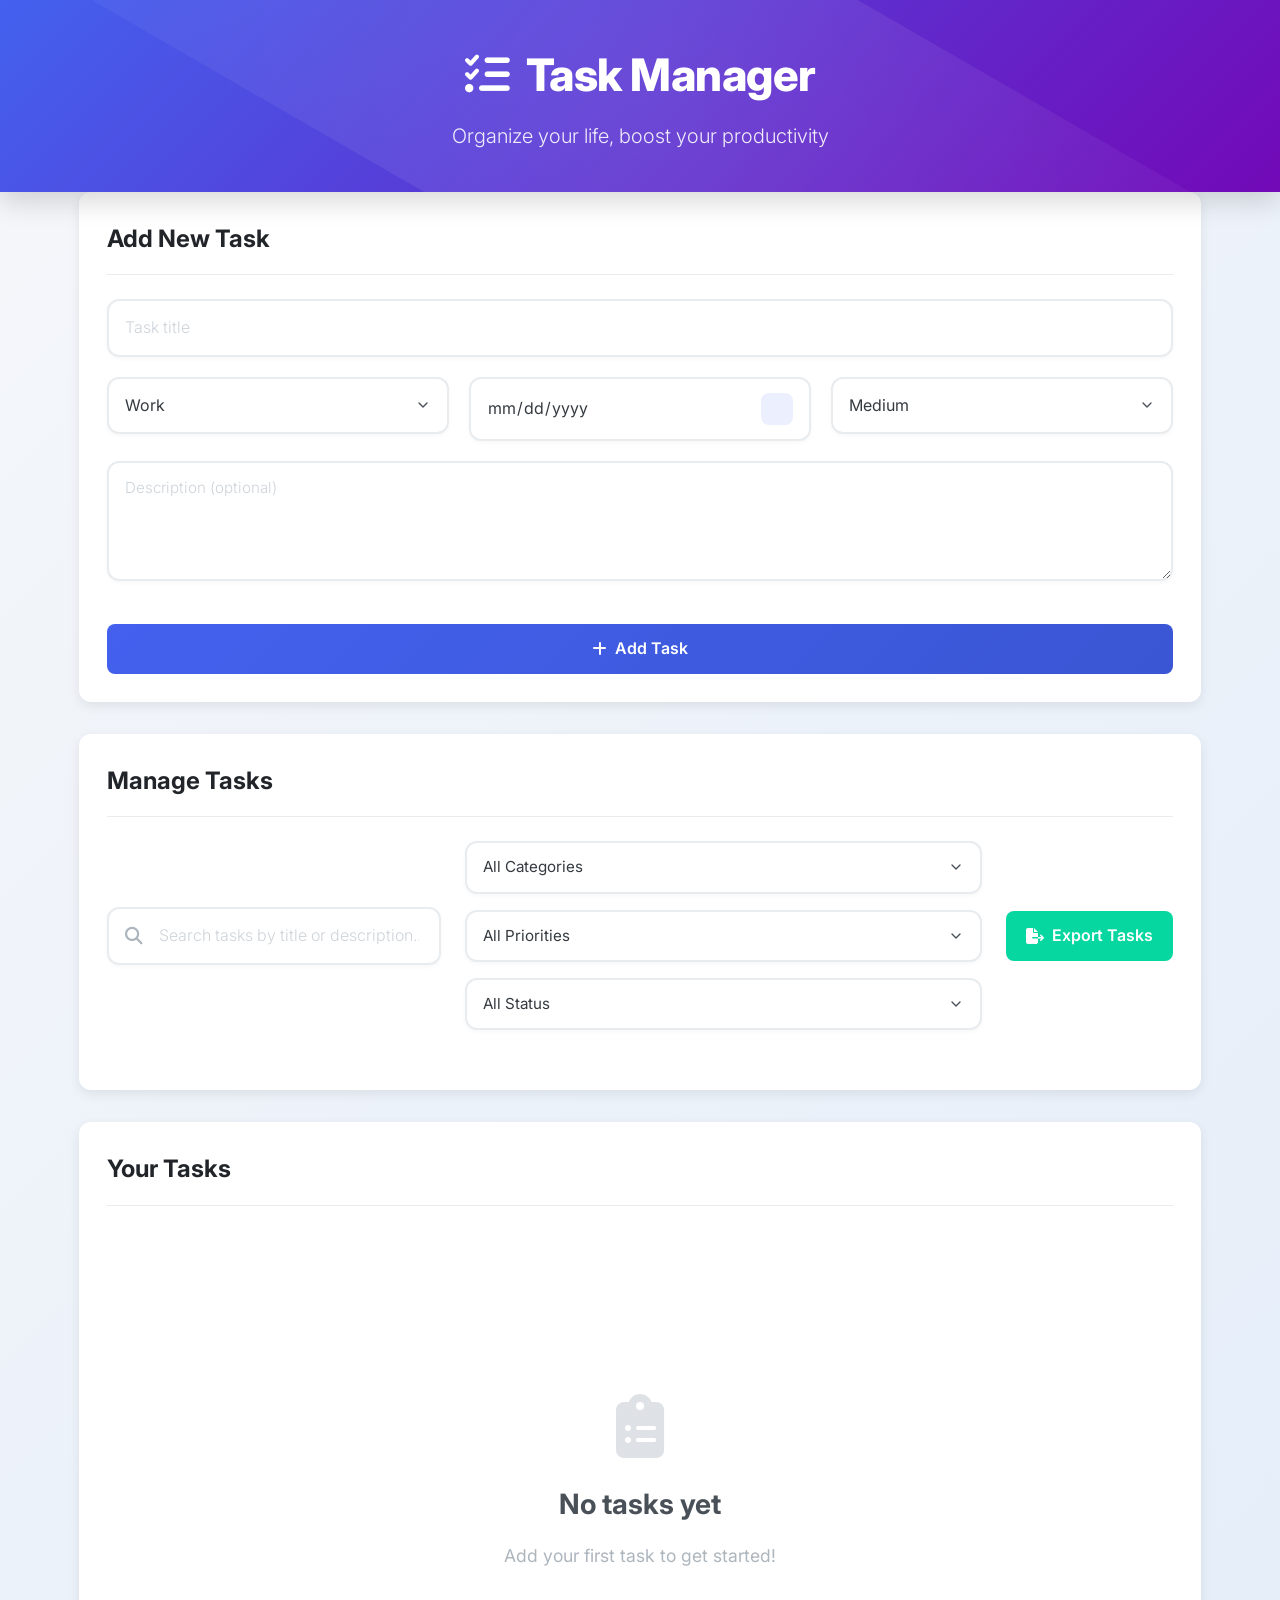
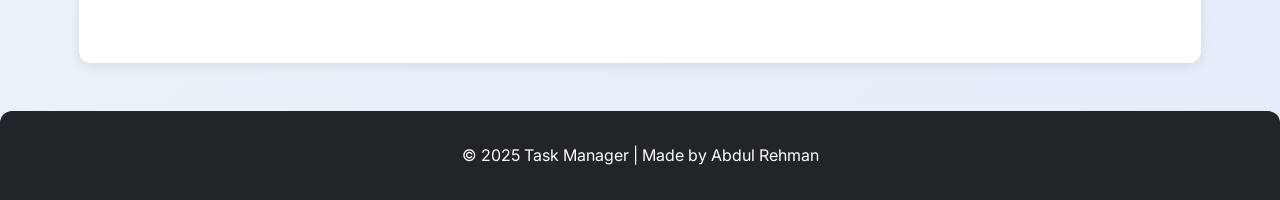
<file: index.html>
<!DOCTYPE html>
<html lang="en">
<head>
    <meta charset="UTF-8">
    <meta name="viewport" content="width=device-width, initial-scale=1.0">
    <meta name="description" content="Professional Task Manager - Organize your tasks with categories, priorities, due dates and more">
    <title>Task Manager | Professional Portfolio Project</title>
    <link rel="stylesheet" href="style.css">
    <link rel="stylesheet" href="https://cdnjs.cloudflare.com/ajax/libs/font-awesome/6.4.0/css/all.min.css">
    <link href="https://fonts.googleapis.com/css2?family=Inter:wght@300;400;500;600;700;800&display=swap" rel="stylesheet">
</head>
<body>
    <header>
        <div class="container">
            <h1><i class="fas fa-tasks" aria-hidden="true"></i> Task Manager</h1>
            <p>Organize your life, boost your productivity</p>
        </div>
    </header>

    <main class="container">
        <!-- Add Task Form -->
        <section class="card" aria-labelledby="add-task-heading">
            <div class="card-header">
                <h2 id="add-task-heading">Add New Task</h2>
            </div>
            <form id="task-form" novalidate>
                <div class="form-group">
                    <label for="task-title" class="sr-only">Task title</label>
                    <input type="text" id="task-title" placeholder="Task title" required aria-required="true">
                </div>
                
                <div class="form-row">
                    <div class="form-group">
                        <label for="task-category" class="sr-only">Category</label>
                        <select id="task-category" aria-label="Task category">
                            <option value="Work">Work</option>
                            <option value="Personal">Personal</option>
                            <option value="Shopping">Shopping</option>
                        </select>
                    </div>
                    
                    <div class="form-group">
                        <label for="task-due-date" class="sr-only">Due date</label>
                        <input type="date" id="task-due-date" aria-label="Due date">
                    </div>
                    
                    <div class="form-group">
                        <label for="task-priority" class="sr-only">Priority</label>
                        <select id="task-priority" aria-label="Task priority">
                            <option value="Low">Low</option>
                            <option value="Medium" selected>Medium</option>
                            <option value="High">High</option>
                        </select>
                    </div>
                </div>
                
                <div class="form-group">
                    <label for="task-description" class="sr-only">Description</label>
                    <textarea id="task-description" placeholder="Description (optional)" aria-label="Task description"></textarea>
                </div>
                
                <button type="submit" id="add-task-btn" class="btn btn-primary">
                    <i class="fas fa-plus" aria-hidden="true"></i> Add Task
                </button>
            </form>
        </section>

        <!-- Controls Section -->
        <section class="card" aria-labelledby="manage-tasks-heading">
            <div class="card-header">
                <h2 id="manage-tasks-heading">Manage Tasks</h2>
            </div>
            <div class="controls-section">
                <div class="search-container">
                    <label for="search-input" class="sr-only">Search tasks</label>
                    <input type="text" id="search-input" placeholder="Search tasks by title or description..." aria-label="Search tasks">
                    <i class="fas fa-search" aria-hidden="true"></i>
                </div>
                
                <div class="filter-container">
                    <label for="category-filter" class="sr-only">Filter by category</label>
                    <select id="category-filter" aria-label="Filter by category">
                        <option value="all">All Categories</option>
                        <option value="Work">Work</option>
                        <option value="Personal">Personal</option>
                        <option value="Shopping">Shopping</option>
                    </select>
                    
                    <label for="priority-filter" class="sr-only">Filter by priority</label>
                    <select id="priority-filter" aria-label="Filter by priority">
                        <option value="all">All Priorities</option>
                        <option value="High">High</option>
                        <option value="Medium">Medium</option>
                        <option value="Low">Low</option>
                    </select>
                    
                    <label for="status-filter" class="sr-only">Filter by status</label>
                    <select id="status-filter" aria-label="Filter by status">
                        <option value="all">All Status</option>
                        <option value="pending">Pending</option>
                        <option value="completed">Completed</option>
                    </select>
                </div>
                
                <div class="export-container">
                    <button id="export-btn" class="btn btn-success" aria-label="Export tasks to JSON">
                        <i class="fas fa-file-export" aria-hidden="true"></i> Export Tasks
                    </button>
                </div>
            </div>
        </section>

        <!-- Task List -->
        <section class="card" aria-labelledby="tasks-heading">
            <div class="card-header">
                <h2 id="tasks-heading">Your Tasks</h2>
            </div>
            <div id="task-list" role="list">
                <!-- Tasks will be dynamically added here -->
            </div>
            
            <div id="empty-state" class="empty-state" role="status">
                <i class="fas fa-clipboard-list" aria-hidden="true"></i>
                <h3>No tasks yet</h3>
                <p>Add your first task to get started!</p>
            </div>
        </section>
    </main>

    <!-- Edit Task Modal -->
    <div id="edit-modal" class="modal" role="dialog" aria-labelledby="edit-modal-heading" aria-hidden="true">
        <div class="modal-content" role="document">
            <button class="close" aria-label="Close dialog">&times;</button>
            <h2 id="edit-modal-heading">Edit Task</h2>
            <form id="edit-task-form" novalidate>
                <input type="hidden" id="edit-task-id">
                
                <div class="form-group">
                    <label for="edit-task-title">Task title</label>
                    <input type="text" id="edit-task-title" placeholder="Task title" required aria-required="true">
                </div>
                
                <div class="form-row">
                    <div class="form-group">
                        <label for="edit-task-category">Category</label>
                        <select id="edit-task-category" aria-label="Task category">
                            <option value="Work">Work</option>
                            <option value="Personal">Personal</option>
                            <option value="Shopping">Shopping</option>
                        </select>
                    </div>
                    
                    <div class="form-group">
                        <label for="edit-task-due-date">Due date</label>
                        <input type="date" id="edit-task-due-date" aria-label="Due date">
                    </div>
                    
                    <div class="form-group">
                        <label for="edit-task-priority">Priority</label>
                        <select id="edit-task-priority" aria-label="Task priority">
                            <option value="Low">Low</option>
                            <option value="Medium">Medium</option>
                            <option value="High">High</option>
                        </select>
                    </div>
                </div>
                
                <div class="form-group">
                    <label for="edit-task-description">Description</label>
                    <textarea id="edit-task-description" placeholder="Description" aria-label="Task description"></textarea>
                </div>
                
                <button type="submit" class="btn btn-primary">Update Task</button>
            </form>
        </div>
    </div>

    <footer>
        <div class="container">
            <p>&copy; 2025 Task Manager | Made by Abdul Rehman</p>
        </div>
    </footer>

    <script src="script.js"></script>
</body>
</html>
</file>
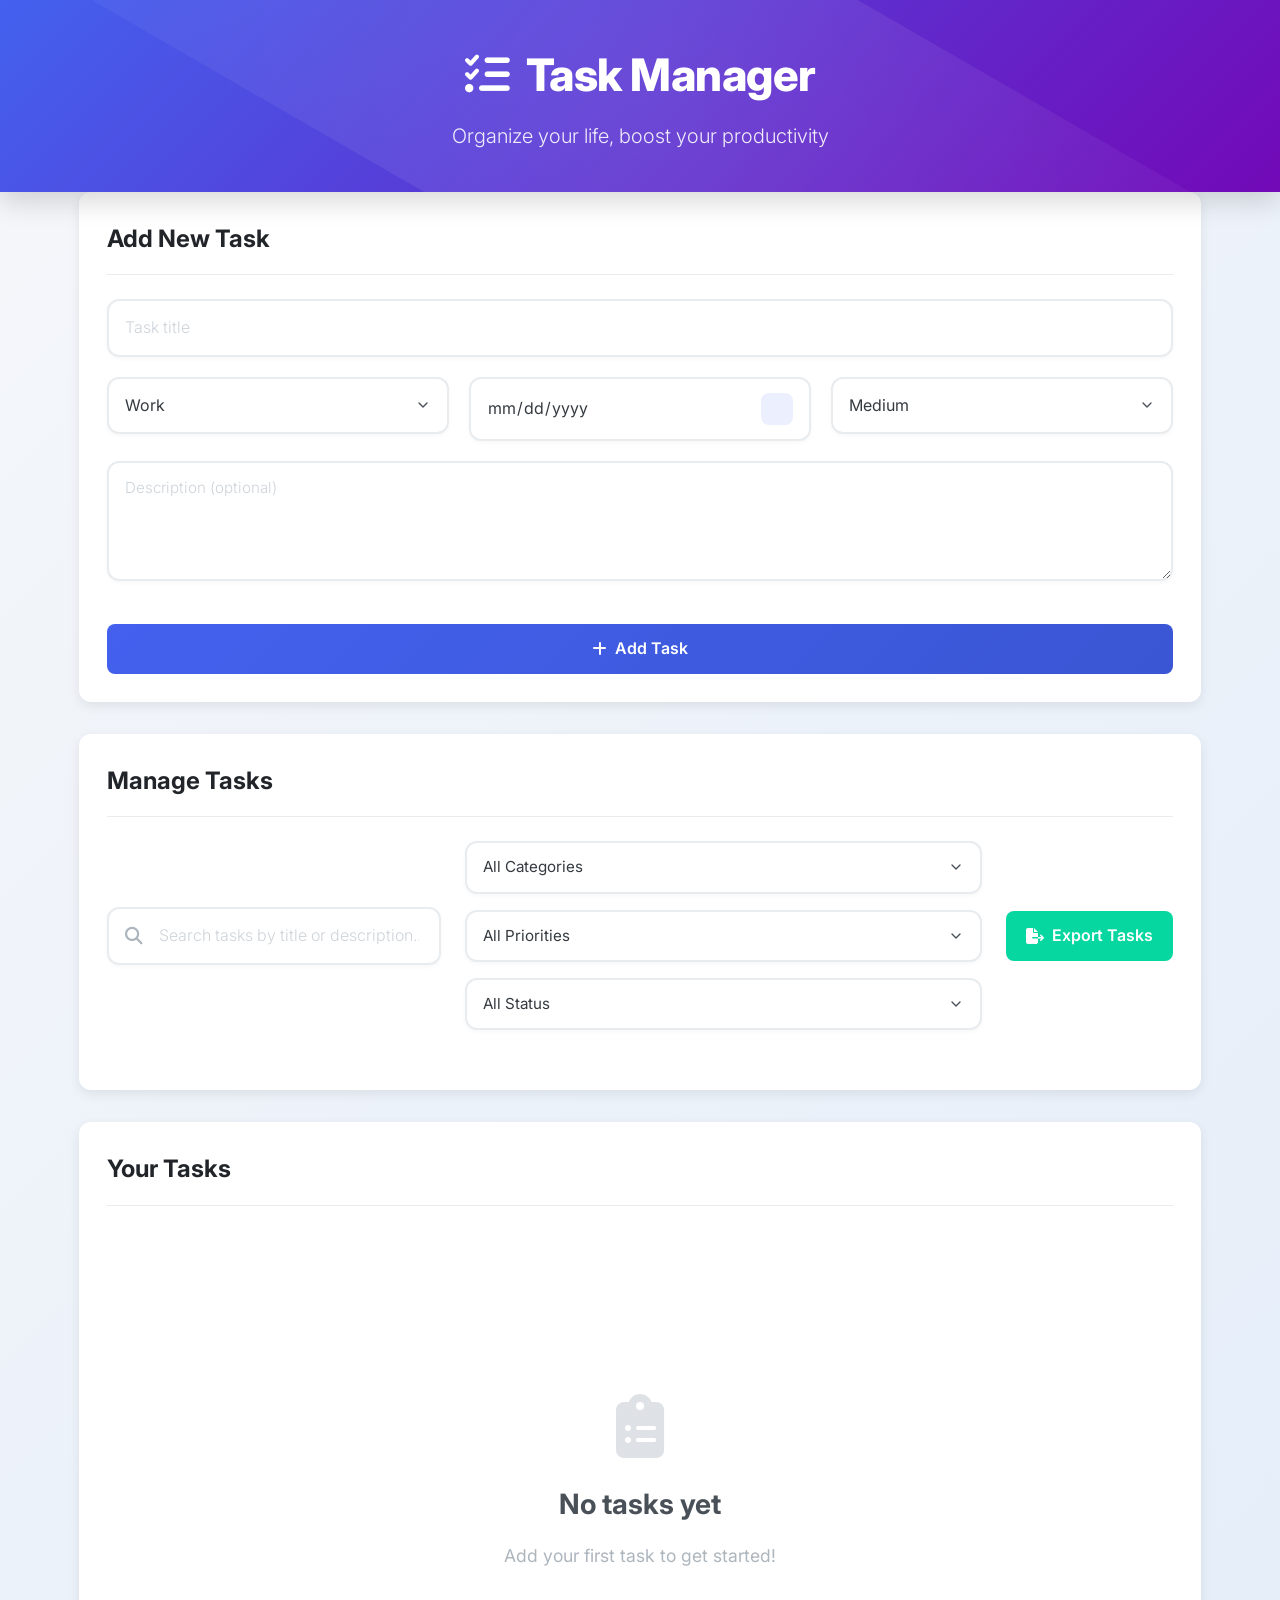
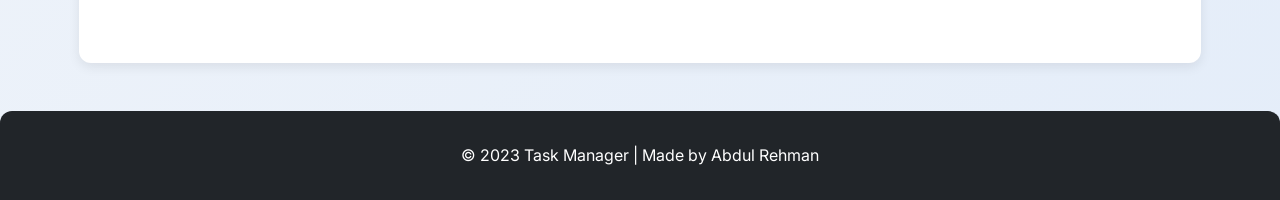
<file: main.html>
<!DOCTYPE html>
<html lang="en">
<head>
    <meta charset="UTF-8">
    <meta name="viewport" content="width=device-width, initial-scale=1.0">
    <meta name="description" content="Professional Task Manager - Organize your tasks with categories, priorities, due dates and more">
    <title>Task Manager | Professional Portfolio Project</title>
    <link rel="stylesheet" href="style.css">
    <link rel="stylesheet" href="https://cdnjs.cloudflare.com/ajax/libs/font-awesome/6.4.0/css/all.min.css">
    <link href="https://fonts.googleapis.com/css2?family=Inter:wght@300;400;500;600;700;800&display=swap" rel="stylesheet">
</head>
<body>
    <header>
        <div class="container">
            <h1><i class="fas fa-tasks" aria-hidden="true"></i> Task Manager</h1>
            <p>Organize your life, boost your productivity</p>
        </div>
    </header>

    <main class="container">
        <!-- Add Task Form -->
        <section class="card" aria-labelledby="add-task-heading">
            <div class="card-header">
                <h2 id="add-task-heading">Add New Task</h2>
            </div>
            <form id="task-form" novalidate>
                <div class="form-group">
                    <label for="task-title" class="sr-only">Task title</label>
                    <input type="text" id="task-title" placeholder="Task title" required aria-required="true">
                </div>
                
                <div class="form-row">
                    <div class="form-group">
                        <label for="task-category" class="sr-only">Category</label>
                        <select id="task-category" aria-label="Task category">
                            <option value="Work">Work</option>
                            <option value="Personal">Personal</option>
                            <option value="Shopping">Shopping</option>
                        </select>
                    </div>
                    
                    <div class="form-group">
                        <label for="task-due-date" class="sr-only">Due date</label>
                        <input type="date" id="task-due-date" aria-label="Due date">
                    </div>
                    
                    <div class="form-group">
                        <label for="task-priority" class="sr-only">Priority</label>
                        <select id="task-priority" aria-label="Task priority">
                            <option value="Low">Low</option>
                            <option value="Medium" selected>Medium</option>
                            <option value="High">High</option>
                        </select>
                    </div>
                </div>
                
                <div class="form-group">
                    <label for="task-description" class="sr-only">Description</label>
                    <textarea id="task-description" placeholder="Description (optional)" aria-label="Task description"></textarea>
                </div>
                
                <button type="submit" id="add-task-btn" class="btn btn-primary">
                    <i class="fas fa-plus" aria-hidden="true"></i> Add Task
                </button>
            </form>
        </section>

        <!-- Controls Section -->
        <section class="card" aria-labelledby="manage-tasks-heading">
            <div class="card-header">
                <h2 id="manage-tasks-heading">Manage Tasks</h2>
            </div>
            <div class="controls-section">
                <div class="search-container">
                    <label for="search-input" class="sr-only">Search tasks</label>
                    <input type="text" id="search-input" placeholder="Search tasks by title or description..." aria-label="Search tasks">
                    <i class="fas fa-search" aria-hidden="true"></i>
                </div>
                
                <div class="filter-container">
                    <label for="category-filter" class="sr-only">Filter by category</label>
                    <select id="category-filter" aria-label="Filter by category">
                        <option value="all">All Categories</option>
                        <option value="Work">Work</option>
                        <option value="Personal">Personal</option>
                        <option value="Shopping">Shopping</option>
                    </select>
                    
                    <label for="priority-filter" class="sr-only">Filter by priority</label>
                    <select id="priority-filter" aria-label="Filter by priority">
                        <option value="all">All Priorities</option>
                        <option value="High">High</option>
                        <option value="Medium">Medium</option>
                        <option value="Low">Low</option>
                    </select>
                    
                    <label for="status-filter" class="sr-only">Filter by status</label>
                    <select id="status-filter" aria-label="Filter by status">
                        <option value="all">All Status</option>
                        <option value="pending">Pending</option>
                        <option value="completed">Completed</option>
                    </select>
                </div>
                
                <div class="export-container">
                    <button id="export-btn" class="btn btn-success" aria-label="Export tasks to JSON">
                        <i class="fas fa-file-export" aria-hidden="true"></i> Export Tasks
                    </button>
                </div>
            </div>
        </section>

        <!-- Task List -->
        <section class="card" aria-labelledby="tasks-heading">
            <div class="card-header">
                <h2 id="tasks-heading">Your Tasks</h2>
            </div>
            <div id="task-list" role="list">
                <!-- Tasks will be dynamically added here -->
            </div>
            
            <div id="empty-state" class="empty-state" role="status">
                <i class="fas fa-clipboard-list" aria-hidden="true"></i>
                <h3>No tasks yet</h3>
                <p>Add your first task to get started!</p>
            </div>
        </section>
    </main>

    <!-- Edit Task Modal -->
    <div id="edit-modal" class="modal" role="dialog" aria-labelledby="edit-modal-heading" aria-hidden="true">
        <div class="modal-content" role="document">
            <button class="close" aria-label="Close dialog">&times;</button>
            <h2 id="edit-modal-heading">Edit Task</h2>
            <form id="edit-task-form" novalidate>
                <input type="hidden" id="edit-task-id">
                
                <div class="form-group">
                    <label for="edit-task-title">Task title</label>
                    <input type="text" id="edit-task-title" placeholder="Task title" required aria-required="true">
                </div>
                
                <div class="form-row">
                    <div class="form-group">
                        <label for="edit-task-category">Category</label>
                        <select id="edit-task-category" aria-label="Task category">
                            <option value="Work">Work</option>
                            <option value="Personal">Personal</option>
                            <option value="Shopping">Shopping</option>
                        </select>
                    </div>
                    
                    <div class="form-group">
                        <label for="edit-task-due-date">Due date</label>
                        <input type="date" id="edit-task-due-date" aria-label="Due date">
                    </div>
                    
                    <div class="form-group">
                        <label for="edit-task-priority">Priority</label>
                        <select id="edit-task-priority" aria-label="Task priority">
                            <option value="Low">Low</option>
                            <option value="Medium">Medium</option>
                            <option value="High">High</option>
                        </select>
                    </div>
                </div>
                
                <div class="form-group">
                    <label for="edit-task-description">Description</label>
                    <textarea id="edit-task-description" placeholder="Description" aria-label="Task description"></textarea>
                </div>
                
                <button type="submit" class="btn btn-primary">Update Task</button>
            </form>
        </div>
    </div>

    <footer>
        <div class="container">
            <p>&copy; 2023 Task Manager | Made by Abdul Rehman</p>
        </div>
    </footer>

    <script src="script.js"></script>
</body>
</html>
</file>
<file: style.css>
/* Reset */
*,
*::before,
*::after {
    box-sizing: border-box;
}

* {
    margin: 0;
    padding: 0;
}

html {
    scroll-behavior: smooth;
}

body {
    font-family: 'Inter', -apple-system, BlinkMacSystemFont, 'Segoe UI', Roboto, Oxygen, Ubuntu, Cantarell, sans-serif;
    background: linear-gradient(135deg, #f5f7fa 0%, #e4edf9 100%);
    color: #212529;
    line-height: 1.6;
    min-height: 100vh;
}

img,
picture,
video,
canvas,
svg {
    display: block;
    max-width: 100%;
}

input,
button,
textarea,
select {
    font: inherit;
    color: inherit;
}

button {
    cursor: pointer;
    background: none;
    border: none;
}

a {
    text-decoration: none;
    color: inherit;
}

ul,
ol {
    list-style: none;
}

table {
    border-collapse: collapse;
    border-spacing: 0;
}

/* Variables */
:root {
    --primary: #4361ee;
    --primary-dark: #3a56d4;
    --secondary: #7209b7;
    --success: #06d6a0;
    --warning: #ffd166;
    --danger: #ef476f;
    --light: #f8f9fa;
    --dark: #212529;
    --gray-100: #f8f9fa;
    --gray-200: #e9ecef;
    --gray-300: #dee2e6;
    --gray-400: #ced4da;
    --gray-500: #adb5bd;
    --gray-600: #6c757d;
    --gray-700: #495057;
    --gray-800: #343a40;
    --gray-900: #212529;
    --border-radius: 12px;
    --box-shadow: 0 4px 12px rgba(0, 0, 0, 0.08);
    --box-shadow-lg: 0 10px 25px rgba(0, 0, 0, 0.15);
    --transition: all 0.3s ease;
    --container-max-width: 1200px;
}

/* Utility Classes */
.container {
    width: 90%;
    max-width: var(--container-max-width);
    margin: 0 auto;
    padding: 0 15px;
}

.sr-only {
    position: absolute;
    width: 1px;
    height: 1px;
    padding: 0;
    margin: -1px;
    overflow: hidden;
    clip: rect(0, 0, 0, 0);
    white-space: nowrap;
    border: 0;
}

/* Header */
header {
    background: linear-gradient(135deg, var(--primary) 0%, var(--secondary) 100%);
    color: white;
    padding: 2.5rem 0;
    text-align: center;
    box-shadow: var(--box-shadow-lg);
    position: relative;
    overflow: hidden;
}

header::before {
    content: "";
    position: absolute;
    top: -50%;
    left: -50%;
    width: 200%;
    height: 200%;
    background: radial-gradient(circle, rgba(255,255,255,0.1) 0%, rgba(255,255,255,0) 70%);
    transform: rotate(30deg);
}

header h1 {
    font-size: 2.8rem;
    font-weight: 800;
    margin-bottom: 0.5rem;
    position: relative;
    letter-spacing: -0.5px;
}

header h1 i {
    margin-right: 0.5rem;
}

header p {
    font-size: 1.25rem;
    opacity: 0.9;
    max-width: 600px;
    margin: 0 auto;
    font-weight: 300;
}

/* Main Layout */
main {
    padding: 2.5rem 0;
}

/* Cards */
.card {
    background: white;
    border-radius: var(--border-radius);
    box-shadow: var(--box-shadow);
    padding: 1.75rem;
    margin-bottom: 2rem;
    transition: var(--transition);
}

.card:hover {
    box-shadow: 0 6px 16px rgba(0, 0, 0, 0.12);
}

.card-header {
    display: flex;
    justify-content: space-between;
    align-items: center;
    margin-bottom: 1.5rem;
    padding-bottom: 1rem;
    border-bottom: 1px solid var(--gray-200);
}

.card-header h2 {
    font-size: 1.5rem;
    font-weight: 700;
    color: var(--gray-900);
}

/* Form Elements */
.form-group {
    margin-bottom: 1.25rem;
}

.form-row {
    display: flex;
    gap: 1.25rem;
    margin-bottom: 1.25rem;
}

.form-row .form-group {
    flex: 1;
    margin-bottom: 0;
}

/* Input Fields */
input,
select,
textarea {
    width: 100%;
    padding: 14px 16px;
    border: 2px solid var(--gray-200);
    border-radius: 12px;
    font-size: 1rem;
    transition: var(--transition);
    background: white;
    color: var(--gray-800);
    box-shadow: 0 2px 4px rgba(0, 0, 0, 0.03);
}

input:focus,
select:focus,
textarea:focus {
    border-color: var(--primary);
    outline: none;
    background: white;
    box-shadow: 0 0 0 3px rgba(67, 97, 238, 0.2);
    transform: translateY(-1px);
}

input:not([type="date"]):valid:not(:placeholder-shown),
textarea:valid:not(:placeholder-shown) {
    border-color: var(--success);
    background: rgba(6, 214, 160, 0.03);
}

input:invalid:not(:placeholder-shown),
input.user-invalid {
    border-color: var(--danger);
    background: rgba(239, 71, 111, 0.03);
}

input::placeholder,
textarea::placeholder {
    color: var(--gray-400);
    font-weight: 300;
}

input:disabled,
select:disabled,
textarea:disabled {
    background: var(--gray-100);
    color: var(--gray-500);
    cursor: not-allowed;
    opacity: 0.7;
}

/* Labels */
label {
    display: block;
    margin-bottom: 8px;
    font-weight: 500;
    color: var(--gray-700);
    font-size: 0.95rem;
}

/* Custom Select */
select {
    appearance: none;
    background-image: url("data:image/svg+xml;charset=UTF-8,%3csvg xmlns='http://www.w3.org/2000/svg' viewBox='0 0 24 24' fill='none' stroke='%23495057' stroke-width='2' stroke-linecap='round' stroke-linejoin='round'%3e%3cpolyline points='6 9 12 15 18 9'%3e%3c/polyline%3e%3c/svg%3e");
    background-repeat: no-repeat;
    background-position: right 16px center;
    background-size: 16px;
    padding-right: 45px;
}

/* Textarea */
textarea {
    min-height: 120px;
    resize: vertical;
    font-size: 0.95rem;
    line-height: 1.5;
}

/* Date Input */
input[type="date"] {
    background: white;
}

input[type="date"]::-webkit-calendar-picker-indicator {
    cursor: pointer;
    padding: 8px;
    border-radius: 8px;
    background: rgba(67, 97, 238, 0.1);
    transition: var(--transition);
}

input[type="date"]::-webkit-calendar-picker-indicator:hover {
    background: rgba(67, 97, 238, 0.2);
}

/* Search */
.search-container {
    position: relative;
    flex: 1;
    min-width: 250px;
}

.search-container input {
    padding-left: 50px;
    padding-right: 20px;
    font-size: 1rem;
    font-weight: 400;
}

.search-container i {
    position: absolute;
    left: 18px;
    top: 50%;
    transform: translateY(-50%);
    color: var(--gray-500);
    font-size: 1.1rem;
    transition: var(--transition);
    pointer-events: none;
}

.search-container input:focus + i {
    color: var(--primary);
}

/* Buttons */
.btn {
    display: inline-flex;
    align-items: center;
    justify-content: center;
    padding: 12px 24px;
    border-radius: 8px;
    font-weight: 600;
    font-size: 1rem;
    cursor: pointer;
    transition: var(--transition);
    border: none;
    gap: 8px;
}

.btn-primary {
    background: linear-gradient(135deg, var(--primary) 0%, var(--primary-dark) 100%);
    color: white;
}

.btn-primary:hover {
    transform: translateY(-2px);
    box-shadow: 0 6px 15px rgba(67, 97, 238, 0.4);
}

.btn-success {
    background: var(--success);
    color: white;
}

.btn-success:hover {
    background: #05b88b;
    transform: translateY(-2px);
    box-shadow: 0 6px 15px rgba(6, 214, 160, 0.3);
}

.btn-danger {
    background: var(--danger);
    color: white;
}

.btn-danger:hover {
    background: #d43a5f;
    transform: translateY(-2px);
    box-shadow: 0 6px 15px rgba(239, 71, 111, 0.3);
}

.btn-sm {
    padding: 8px 16px;
    font-size: 0.9rem;
}

#add-task-btn {
    width: 100%;
    margin-top: 1rem;
}

/* Controls */
.controls-section {
    display: flex;
    flex-wrap: wrap;
    gap: 1.5rem;
    margin-bottom: 2rem;
    align-items: center;
}

.filter-container {
    display: flex;
    gap: 1rem;
    flex-wrap: wrap;
}

.filter-container select {
    padding: 12px 16px;
    padding-right: 45px;
    min-width: 160px;
    font-size: 0.95rem;
}

.export-container button {
    background: var(--success);
    color: white;
    padding: 12px 20px;
    border-radius: 8px;
    font-weight: 600;
    transition: var(--transition);
    display: flex;
    align-items: center;
    gap: 8px;
}

.export-container button:hover {
    background: #05b88b;
    transform: translateY(-2px);
    box-shadow: 0 4px 12px rgba(6, 214, 160, 0.3);
}

/* Task List */
#task-list {
    min-height: 100px;
}

.task-item {
    display: flex;
    align-items: center;
    padding: 1.25rem;
    border-bottom: 1px solid var(--gray-200);
    transition: var(--transition);
    cursor: move;
    border-radius: 8px;
    margin-bottom: 0.5rem;
}

.task-item:last-child {
    border-bottom: none;
    margin-bottom: 0;
}

.task-item:hover {
    background-color: var(--gray-100);
    transform: translateY(-2px);
    box-shadow: 0 4px 8px rgba(0, 0, 0, 0.05);
}

.task-item.dragging {
    opacity: 0.7;
    background-color: rgba(67, 97, 238, 0.1);
    transform: scale(0.98);
    box-shadow: 0 0 0 2px var(--primary);
}

.task-checkbox {
    margin-right: 1.25rem;
    display: flex;
    align-items: center;
}

.task-checkbox input {
    width: 22px;
    height: 22px;
    cursor: pointer;
    accent-color: var(--success);
}

.task-content {
    flex: 1;
}

.task-title {
    font-weight: 600;
    margin-bottom: 0.5rem;
    font-size: 1.1rem;
    color: var(--gray-900);
    transition: var(--transition);
}

.task-completed .task-title {
    text-decoration: line-through;
    color: var(--gray-500);
}

.task-meta {
    display: flex;
    gap: 1.25rem;
    font-size: 0.85rem;
    margin-bottom: 0.75rem;
    flex-wrap: wrap;
}

.task-category,
.task-priority,
.task-due-date {
    display: flex;
    align-items: center;
    gap: 6px;
    padding: 4px 12px;
    border-radius: 20px;
    font-weight: 500;
}

.task-category {
    background: rgba(67, 97, 238, 0.1);
    color: var(--primary);
}

.task-priority {
    font-weight: 600;
}

.priority-high {
    background: rgba(239, 71, 111, 0.1);
    color: var(--danger);
}

.priority-medium {
    background: rgba(255, 209, 102, 0.1);
    color: #e6ac00;
}

.priority-low {
    background: rgba(6, 214, 160, 0.1);
    color: var(--success);
}

.task-due-date {
    background: rgba(114, 9, 183, 0.1);
    color: var(--secondary);
}

.overdue {
    background: var(--danger);
    color: white;
    padding: 2px 8px;
    border-radius: 12px;
    font-size: 0.75rem;
    font-weight: 600;
    margin-left: 8px;
}

.task-description {
    color: var(--gray-600);
    font-size: 0.95rem;
    line-height: 1.5;
}

.task-actions {
    display: flex;
    gap: 0.8rem;
}

.task-actions button {
    width: 40px;
    height: 40px;
    border-radius: 50%;
    display: flex;
    align-items: center;
    justify-content: center;
    transition: var(--transition);
}

.edit-btn {
    color: var(--primary);
    background: rgba(67, 97, 238, 0.1);
}

.edit-btn:hover {
    background: rgba(67, 97, 238, 0.2);
    transform: scale(1.1);
}

.delete-btn {
    color: var(--danger);
    background: rgba(239, 71, 111, 0.1);
}

.delete-btn:hover {
    background: rgba(239, 71, 111, 0.2);
    transform: scale(1.1);
}

.empty-state {
    text-align: center;
    padding: 4rem 1rem;
    color: var(--gray-500);
}

.empty-state i {
    font-size: 4rem;
    margin-bottom: 1.5rem;
    color: var(--gray-300);
}

.empty-state h3 {
    margin-bottom: 1rem;
    color: var(--gray-700);
    font-size: 1.75rem;
}

.empty-state p {
    font-size: 1.1rem;
    max-width: 500px;
    margin: 0 auto;
}

/* Modal */
.modal {
    display: none;
    position: fixed;
    z-index: 1000;
    left: 0;
    top: 0;
    width: 100%;
    height: 100%;
    background-color: rgba(0, 0, 0, 0.6);
    backdrop-filter: blur(4px);
}

.modal-content {
    background-color: white;
    margin: 5% auto;
    padding: 2.5rem;
    border-radius: var(--border-radius);
    width: 90%;
    max-width: 550px;
    position: relative;
    animation: modalopen 0.4s;
    box-shadow: var(--box-shadow-lg);
}

@keyframes modalopen {
    from { opacity: 0; transform: translateY(-60px) scale(0.95); }
    to { opacity: 1; transform: translateY(0) scale(1); }
}

.close {
    position: absolute;
    right: 25px;
    top: 25px;
    font-size: 1.8rem;
    font-weight: normal;
    cursor: pointer;
    color: var(--gray-500);
    width: 40px;
    height: 40px;
    display: flex;
    align-items: center;
    justify-content: center;
    border-radius: 50%;
    transition: var(--transition);
}

.close:hover {
    color: var(--gray-900);
    background: var(--gray-100);
}

.modal-content h2 {
    margin-bottom: 1.75rem;
    color: var(--gray-900);
    font-size: 1.75rem;
}

.modal-content button {
    background: linear-gradient(135deg, var(--primary) 0%, var(--primary-dark) 100%);
    color: white;
    padding: 14px 24px;
    border-radius: 8px;
    font-size: 1rem;
    font-weight: 600;
    width: 100%;
    margin-top: 1.5rem;
    transition: var(--transition);
}

.modal-content button:hover {
    transform: translateY(-2px);
    box-shadow: 0 6px 15px rgba(67, 97, 238, 0.4);
}

/* Footer */
footer {
    background: var(--dark);
    color: white;
    text-align: center;
    padding: 2rem 0;
    margin-top: 3rem;
    border-radius: var(--border-radius) var(--border-radius) 0 0;
}

/* Responsive */
@media (max-width: 768px) {
    header {
        padding: 1.5rem 0;
    }
    
    header h1 {
        font-size: 2.2rem;
    }
    
    .form-row {
        flex-direction: column;
        gap: 0;
    }
    
    .controls-section {
        flex-direction: column;
        align-items: stretch;
    }
    
    .filter-container {
        justify-content: center;
    }
    
    .filter-container select {
        min-width: 100%;
    }
    
    .task-item {
        flex-direction: column;
        align-items: flex-start;
        padding: 1.25rem;
    }
    
    .task-content {
        width: 100%;
        margin-bottom: 1.25rem;
    }
    
    .task-meta {
        width: 100%;
    }
    
    .task-actions {
        align-self: flex-end;
        width: 100%;
        justify-content: flex-end;
    }
    
    .modal-content {
        padding: 1.5rem;
        margin: 10% auto;
    }
}

/* Animations */
@keyframes fadeIn {
    from { opacity: 0; transform: translateY(10px); }
    to { opacity: 1; transform: translateY(0); }
}

.task-item {
    animation: fadeIn 0.3s ease-out;
}

/* Focus States */
button:focus-visible,
input:focus-visible,
select:focus-visible,
textarea:focus-visible {
    outline: 2px solid var(--primary);
    outline-offset: 2px;
}
</file>
